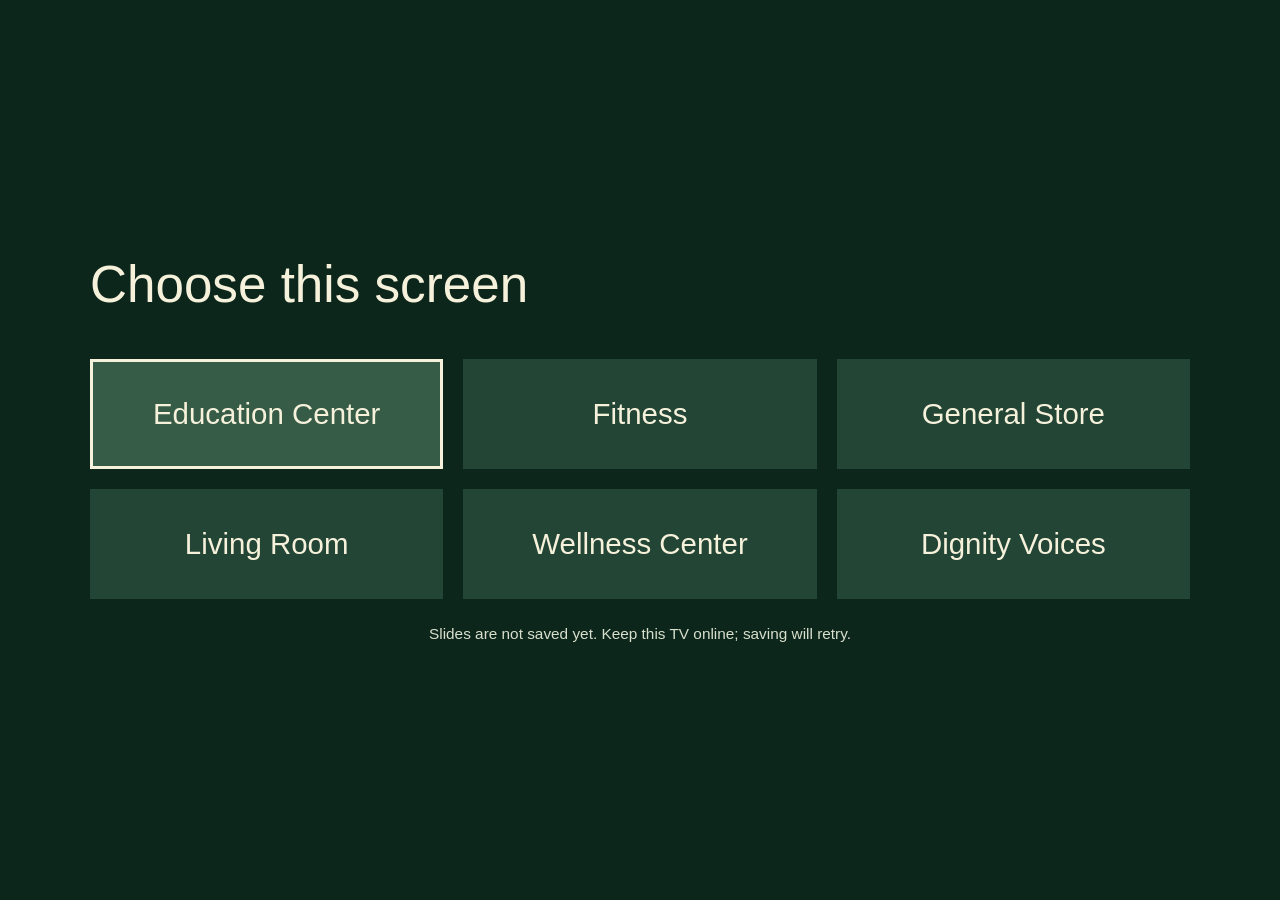
<file: site/tv/index.html>
<!doctype html>
<html lang="en">
<head>
  <meta charset="utf-8">
  <meta name="viewport" content="width=device-width,initial-scale=1">
  <meta name="tv-build" content="2026.10.30.3">
  <title>Choose a screen · Hidden Faces TV</title>
  <link rel="stylesheet" href="./releases/2026.10.30.3/setup.css">
  <script type="module" src="./releases/2026.10.30.3/setup.mjs"></script>
</head>
<body><main><h1>Choose this screen</h1><nav id="locations" aria-label="TV location"></nav><p id="offline-status" role="status">Saving slides for offline use…</p></main></body>
</html>
</file>
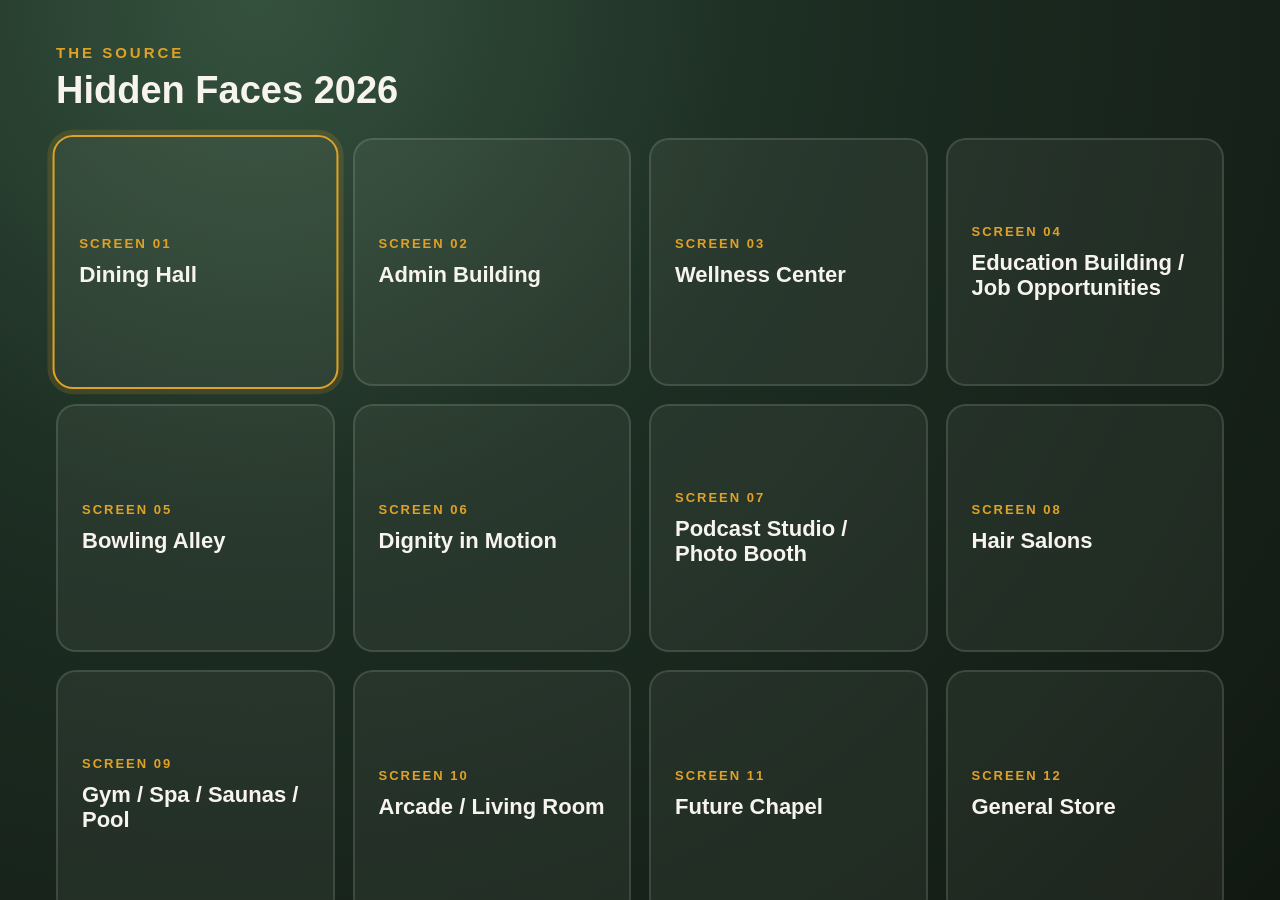
<file: app/src/main/assets/tv/index.html>
<!doctype html>
<html>
<head>
<meta charset="utf-8">
<meta name="viewport" content="width=device-width,initial-scale=1">
<title>Hidden Faces TV</title>
<style>
:root{--pine:#1D2E23;--bone:#F7F4EE;--gold:#E0A226;--muted:rgba(247,244,238,.62)}
*{box-sizing:border-box}
html,body{margin:0;width:100%;height:100%;overflow:hidden;background:#0B0E0C;color:var(--bone);font-family:Arial,sans-serif}
.screen{position:fixed;inset:0}
.hidden{display:none!important}
#menu{padding:44px 56px 38px;background:radial-gradient(circle at 20% 0%,#35523e 0,var(--pine) 38%,#111812 100%)}
h1{margin:0 0 26px;font-size:38px}
h1 small{display:block;color:var(--gold);font-size:15px;letter-spacing:3px;text-transform:uppercase;margin-bottom:8px}
.grid{display:grid;grid-template-columns:repeat(4,1fr);gap:18px;height:calc(100vh - 120px)}
.card{border:2px solid rgba(247,244,238,.13);border-radius:20px;background:rgba(247,244,238,.055);color:var(--bone);padding:22px 24px;text-align:left;outline:none}
.card.sel{border-color:var(--gold);box-shadow:0 0 0 5px rgba(224,162,38,.16);transform:scale(1.025)}
.num{display:block;color:var(--gold);font-size:13px;font-weight:bold;letter-spacing:2px;margin-bottom:12px}
.name{display:block;font-size:22px;font-weight:bold;line-height:1.1}
#player{background:#070907}
#video{position:absolute;inset:0;width:100%;height:100%;object-fit:cover;background:#000;display:none}
#wall{position:absolute;inset:0;display:grid;grid-template-columns:repeat(3,1fr);grid-template-rows:repeat(2,1fr);gap:5px;background:#111812}
.tile{position:relative;overflow:hidden;background:linear-gradient(145deg,#24382b,#111812)}
.tile img{position:absolute;inset:0;width:100%;height:100%;object-fit:cover;opacity:0;transform:scale(1.02);transition:opacity .75s ease,transform 1.1s ease}
.tile img.on{opacity:1;transform:scale(1)}
.tile.empty:after{content:"Hidden Faces";position:absolute;inset:0;display:flex;align-items:center;justify-content:center;color:rgba(247,244,238,.18);font-size:20px;font-weight:bold;letter-spacing:2px;text-transform:uppercase}
.wallshade{position:absolute;inset:0;pointer-events:none;background:linear-gradient(to bottom,rgba(0,0,0,.28),transparent 20%,transparent 76%,rgba(0,0,0,.42))}
.top{position:absolute;left:28px;right:28px;top:24px;display:flex;justify-content:space-between;align-items:center;z-index:4;text-shadow:0 2px 10px #000;font-size:25px;font-weight:bold}
.badge{font-size:13px;background:rgba(17,24,18,.8);padding:10px 14px;border-radius:999px;border:1px solid rgba(255,255,255,.18)}
.badge b{color:var(--gold)}
.bottom{position:absolute;left:28px;right:28px;bottom:20px;display:flex;justify-content:space-between;align-items:flex-end;gap:24px;z-index:4;color:#eee;text-shadow:0 2px 10px #000;font-size:13px}
#status{max-width:76%}
.counter{font-weight:bold;color:#fff;white-space:nowrap}
#empty{position:absolute;inset:0;display:flex;align-items:center;justify-content:center;background:linear-gradient(145deg,#1D2E23,#0B0E0C);z-index:2;text-align:center;padding:80px}
#empty h2{font-size:40px;margin:0 0 14px}
#empty p{font-size:19px;color:var(--muted)}
</style>
</head>
<body tabindex="0">
<section id="menu" class="screen">
  <h1><small>The Source</small>Hidden Faces 2026</h1>
  <div id="grid" class="grid"></div>
</section>

<section id="player" class="screen hidden">
  <video id="video" playsinline></video>
  <div id="wall">
    <div class="tile empty" data-slot="0"><img alt=""></div>
    <div class="tile empty" data-slot="1"><img alt=""></div>
    <div class="tile empty" data-slot="2"><img alt=""></div>
    <div class="tile empty" data-slot="3"><img alt=""></div>
    <div class="tile empty" data-slot="4"><img alt=""></div>
    <div class="tile empty" data-slot="5"><img alt=""></div>
  </div>
  <div class="wallshade"></div>
  <div id="empty" class="hidden"><div><h2 id="emptyTitle">Loading gallery…</h2><p id="emptyText">Guest photos will appear automatically.</p></div></div>
  <div class="top">
    <span id="location"></span>
    <span id="badge" class="badge"><b>LIVE</b> Gallery</span>
  </div>
  <div class="bottom">
    <span id="status">Connecting to the Hidden Faces gallery…</span>
    <span id="counter" class="counter"></span>
  </div>
</section>

<script>
(function(){
"use strict";

const CLOUD="ayyh0pzg";
const EVENT="hiddenfaces2026";
const GALLERY_MS=60000;
const REFRESH_MS=10000;
const WALL_SIZE=6;

const PROFILES=[
  {id:"dining",name:"Dining Hall",video:""},
  {id:"admin",name:"Admin Building",video:""},
  {id:"wellness",name:"Wellness Center",video:""},
  {id:"education",name:"Education Building / Job Opportunities",video:""},
  {id:"bowling",name:"Bowling Alley",video:""},
  {id:"motion",name:"Dignity in Motion",video:""},
  {id:"podcast",name:"Podcast Studio / Photo Booth",video:""},
  {id:"salon",name:"Hair Salons",video:""},
  {id:"gym",name:"Gym / Spa / Saunas / Pool",video:""},
  {id:"living",name:"Arcade / Living Room",video:""},
  {id:"chapel",name:"Future Chapel",video:""},
  {id:"store",name:"General Store",video:""}
];

const $=id=>document.getElementById(id);
const menu=$("menu");
const player=$("player");
const grid=$("grid");
const video=$("video");
const wall=$("wall");
const empty=$("empty");
const emptyTitle=$("emptyTitle");
const emptyText=$("emptyText");
const locationEl=$("location");
const badge=$("badge");
const status=$("status");
const counter=$("counter");
const tiles=[...document.querySelectorAll(".tile")];

let selected=Math.max(0,PROFILES.findIndex(p=>p.id===localStorage.getItem("hiddenFacesTvProfile")));
let active=null;
let galleryActive=false;
let phaseTimer=null;
let refreshTimer=null;
let knownIds=new Set();
let slots=tiles.map((tile,index)=>({index,tile,img:tile.querySelector("img"),photo:null}));

function renderMenu(){
  grid.innerHTML="";
  PROFILES.forEach((p,i)=>{
    const b=document.createElement("button");
    b.className="card"+(i===selected?" sel":"");
    b.innerHTML='<span class="num">SCREEN '+String(i+1).padStart(2,"0")+'</span><span class="name">'+p.name+'</span>';
    b.onclick=()=>{selected=i;start()};
    grid.appendChild(b);
  });
}

function move(dx,dy){
  const cols=4,row=Math.floor(selected/cols),col=selected%cols;
  let nr=Math.max(0,Math.min(2,row+dy));
  let nc=Math.max(0,Math.min(3,col+dx));
  selected=Math.min(PROFILES.length-1,nr*cols+nc);
  renderMenu();
}

function start(){
  active=PROFILES[selected];
  localStorage.setItem("hiddenFacesTvProfile",active.id);
  menu.classList.add("hidden");
  player.classList.remove("hidden");
  locationEl.textContent=active.name;
  clearAll();
  begin();
  refreshTimer=setInterval(fetchGallery,REFRESH_MS);
}

function begin(){
  active&&active.video?playVideo():showGallery();
}

function playVideo(){
  galleryActive=false;
  clearTimeout(phaseTimer);
  wall.classList.add("hidden");
  empty.classList.add("hidden");
  badge.innerHTML="<b>NOW</b> Video";
  status.textContent="Streaming this location's film.";
  counter.textContent="";
  video.style.display="block";
  video.src=active.video;
  video.currentTime=0;
  video.play().catch(()=>showGallery());
}

function releaseVideo(){
  try{video.pause()}catch(e){}
  video.removeAttribute("src");
  try{video.load()}catch(e){}
  video.style.display="none";
}

async function showGallery(){
  galleryActive=true;
  clearTimeout(phaseTimer);
  releaseVideo();
  wall.classList.remove("hidden");
  badge.innerHTML="<b>LIVE</b> Gallery";
  status.textContent="Six live guest photos. New uploads replace the oldest photo automatically.";
  await fetchGallery();
  if(active&&active.video){
    phaseTimer=setTimeout(()=>{if(galleryActive)playVideo();},GALLERY_MS);
  }
}

function photoUrl(id){
  return "https://res.cloudinary.com/"+CLOUD+"/image/upload/c_fill,w_900,h_600,q_auto,f_auto/"+id+".jpg";
}

function normalizeResources(resources){
  const seen=new Set();
  return (resources||[])
    .filter(r=>r&&r.public_id)
    .sort((a,b)=>String(a.created_at||"").localeCompare(String(b.created_at||"")))
    .filter(r=>{
      if(seen.has(r.public_id))return false;
      seen.add(r.public_id);
      return true;
    })
    .map(r=>({id:r.public_id,createdAt:r.created_at||"",url:photoUrl(r.public_id)}));
}

function currentIds(){
  return new Set(slots.filter(s=>s.photo).map(s=>s.photo.id));
}

function oldestSlot(){
  const filled=slots.filter(s=>s.photo);
  if(filled.length<WALL_SIZE)return slots.find(s=>!s.photo);
  return filled.slice().sort((a,b)=>String(a.photo.createdAt).localeCompare(String(b.photo.createdAt)))[0];
}

function replaceSlot(slot,photo){
  if(!slot||!photo)return;
  const previous=slot.photo;
  slot.photo=photo;
  const preload=new Image();
  preload.onload=()=>{
    slot.img.classList.remove("on");
    setTimeout(()=>{
      slot.img.src=photo.url;
      slot.tile.classList.remove("empty");
      void slot.img.offsetWidth;
      slot.img.classList.add("on");
      updateCounter();
    },180);
  };
  preload.onerror=()=>{
    slot.photo=previous;
    updateCounter();
  };
  preload.src=photo.url;
}

function fillInitial(photos){
  const latest=photos.slice(-WALL_SIZE);
  slots.forEach((slot,i)=>{
    const p=latest[i];
    if(!p){
      slot.photo=null;
      slot.img.removeAttribute("src");
      slot.img.classList.remove("on");
      slot.tile.classList.add("empty");
      return;
    }
    slot.photo=p;
    slot.tile.classList.remove("empty");
    slot.img.src=p.url;
    slot.img.onload=()=>slot.img.classList.add("on");
  });
  updateCounter();
}

function updateCounter(){
  const n=slots.filter(s=>s.photo).length;
  counter.textContent=n+" of 6 photos";
  empty.classList.toggle("hidden",n>0);
  if(n===0){
    emptyTitle.textContent="Waiting for guest photos";
    emptyText.textContent="Photos tagged for Hidden Faces 2026 will appear here automatically.";
  }
}

function applyGallery(allPhotos){
  if(!allPhotos.length){
    if(!slots.some(s=>s.photo))updateCounter();
    return;
  }

  if(!knownIds.size){
    allPhotos.forEach(p=>knownIds.add(p.id));
    fillInitial(allPhotos);
    return;
  }

  const incoming=allPhotos.filter(p=>!knownIds.has(p.id));
  allPhotos.forEach(p=>knownIds.add(p.id));

  incoming.forEach(photo=>{
    const slot=oldestSlot();
    replaceSlot(slot,photo);
  });

  updateCounter();
}

async function fetchGallery(){
  if(!galleryActive)return;
  try{
    const r=await fetch(
      "https://res.cloudinary.com/"+CLOUD+"/image/list/"+EVENT+".json?_="+Date.now(),
      {cache:"no-store"}
    );
    if(r.status===404){
      if(!slots.some(s=>s.photo))updateCounter();
      return;
    }
    if(!r.ok)throw new Error("HTTP "+r.status);
    const j=await r.json();
    const photos=normalizeResources(j.resources);
    applyGallery(photos);
    const loaded=slots.filter(s=>s.photo).length;
    status.textContent=loaded
      ? "Live guest gallery • new photos replace the oldest tile automatically."
      : "Waiting for the first guest photo.";
  }catch(e){
    if(!slots.some(s=>s.photo)){
      empty.classList.remove("hidden");
      emptyTitle.textContent="Gallery connection interrupted";
      emptyText.textContent="The TV will keep retrying automatically.";
    }
    status.textContent="Trying to reconnect to the shared gallery…";
  }
}

function clearAll(){
  galleryActive=false;
  clearTimeout(phaseTimer);
  clearInterval(refreshTimer);
  phaseTimer=refreshTimer=null;
}

function back(){
  if(player.classList.contains("hidden"))return;
  clearAll();
  releaseVideo();
  player.classList.add("hidden");
  menu.classList.remove("hidden");
  renderMenu();
}

video.addEventListener("ended",()=>showGallery());
video.addEventListener("error",()=>{if(active&&active.video)showGallery();});

document.addEventListener("keydown",e=>{
  const k=e.key||({19:"ArrowUp",20:"ArrowDown",21:"ArrowLeft",22:"ArrowRight",23:"Enter",66:"Enter"}[e.keyCode]||"");
  if(!player.classList.contains("hidden")){
    if(k==="Escape"||k==="Backspace"){
      e.preventDefault();
      back();
    }
    return;
  }
  if(k==="ArrowLeft"){e.preventDefault();move(-1,0)}
  else if(k==="ArrowRight"){e.preventDefault();move(1,0)}
  else if(k==="ArrowUp"){e.preventDefault();move(0,-1)}
  else if(k==="ArrowDown"){e.preventDefault();move(0,1)}
  else if(k==="Enter"){e.preventDefault();start()}
});

window.TV={androidBack:back};
renderMenu();
document.body.focus();
})();
</script>
</body>
</html>
</file>
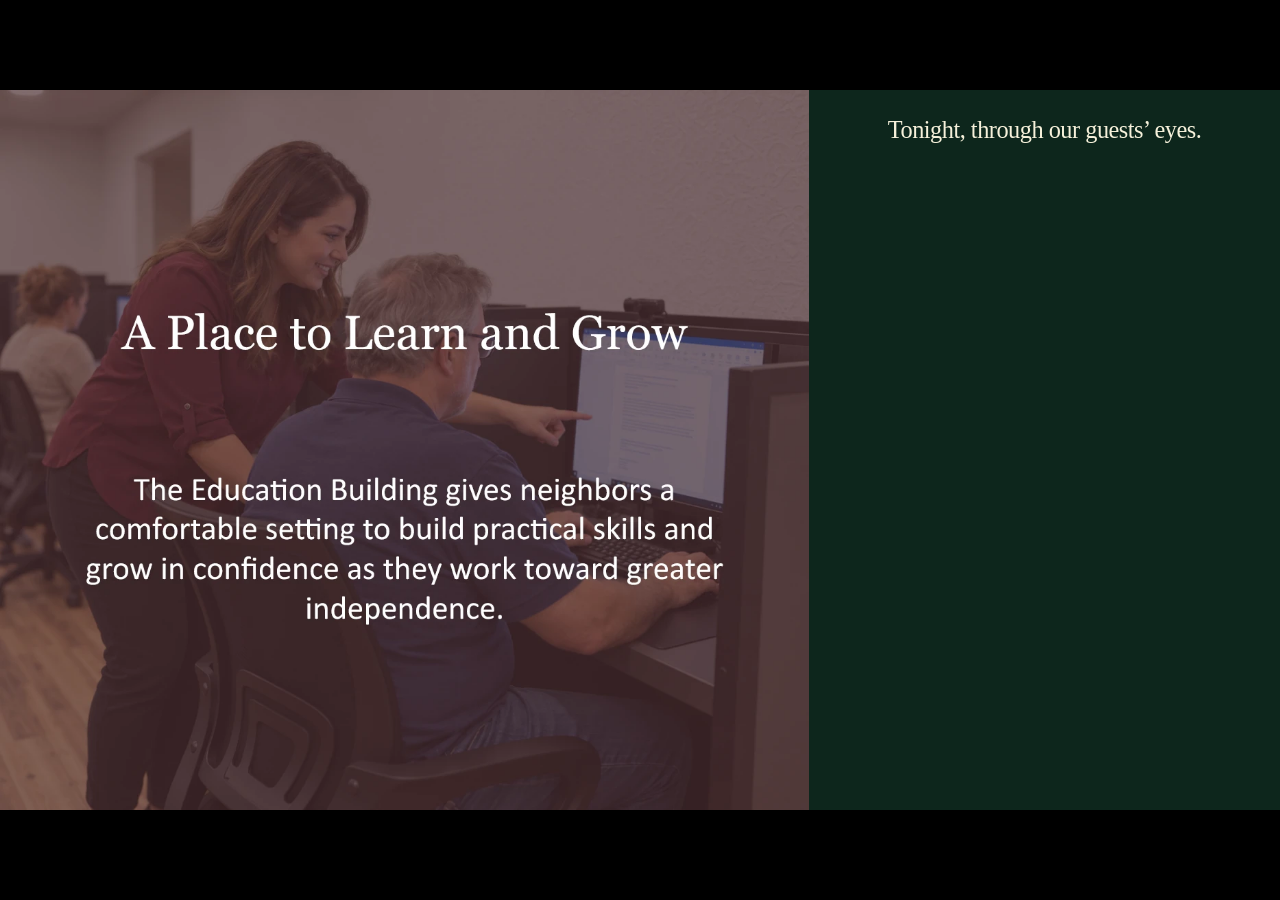
<file: site/tv/display.html>
<!doctype html>
<html lang="en">
<head>
  <meta charset="utf-8">
  <meta name="viewport" content="width=device-width,initial-scale=1">
  <meta name="tv-build" content="2026.10.30.3">
  <title>Hidden Faces TV</title>
  <link rel="stylesheet" href="./releases/2026.10.30.3/tv.css">
  <script type="module" src="./releases/2026.10.30.3/tv.mjs"></script>
</head>
<body>
  <main class="display" aria-label="Location slideshow and shared photos">
    <section class="slideshow" aria-label="Location slideshow">
      <img class="slide" id="slide-a" alt="">
      <img class="slide" id="slide-b" alt="">
    </section>
    <section class="photo-side" aria-label="Guest photos from tonight">
      <header class="guest-heading"><h2>Tonight, through our guests’ eyes.</h2></header>
      <div class="collage" aria-label="Live guest photo collage">
        <div class="wall" id="wall-a" aria-hidden="true"></div>
        <div class="wall" id="wall-b" aria-hidden="true"></div>
      </div>
    </section>
  </main>
</body>
</html>
</file>
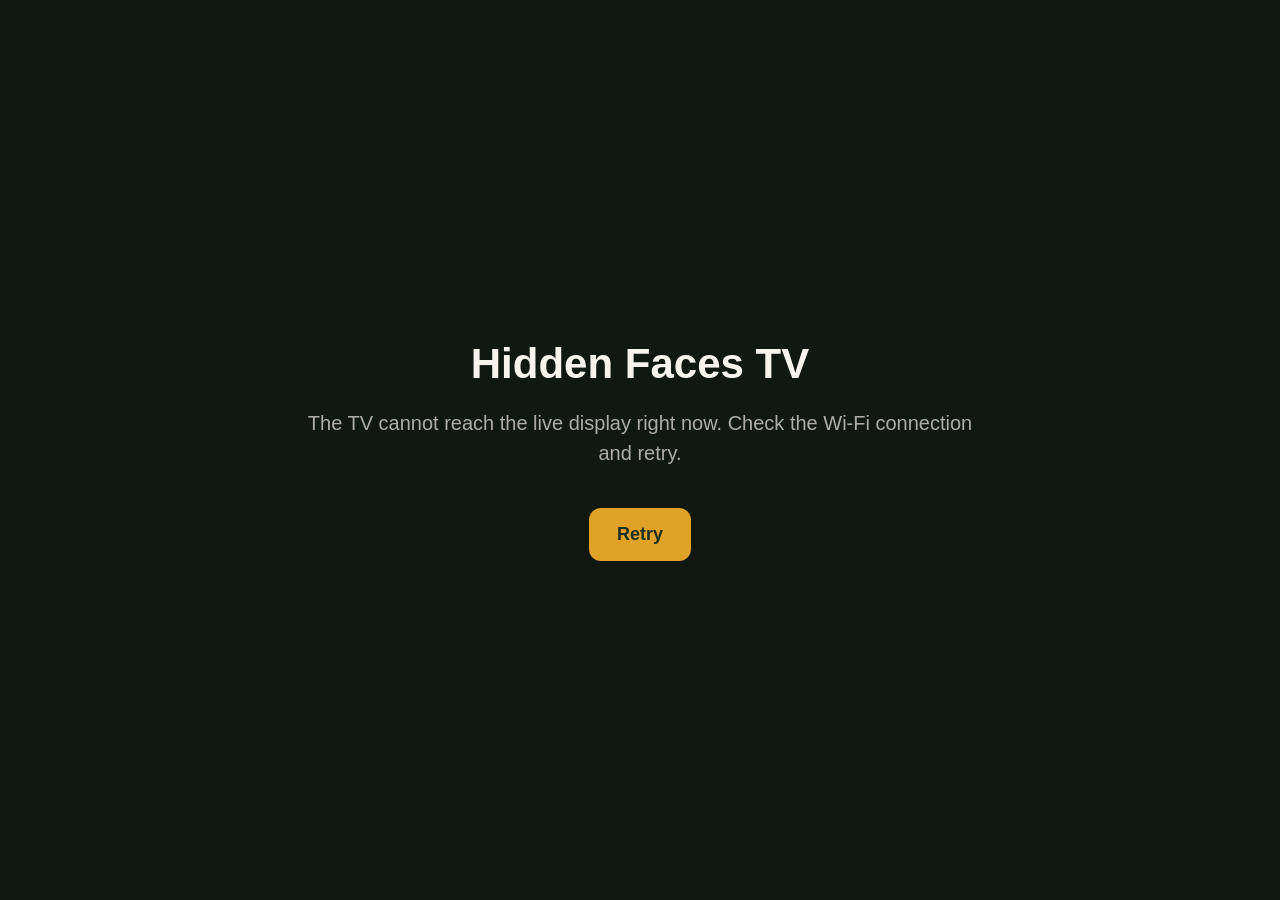
<file: app/src/main/assets/tv/fallback.html>
<!doctype html>
<html><head><meta charset="utf-8"><meta name="viewport" content="width=device-width,initial-scale=1">
<style>
html,body{margin:0;width:100%;height:100%;background:#111812;color:#F7F4EE;font-family:Arial,sans-serif;display:flex;align-items:center;justify-content:center;text-align:center}
.box{max-width:700px;padding:50px}
h1{font-size:42px;margin:0 0 14px}
p{font-size:20px;color:rgba(247,244,238,.68);line-height:1.5}
button{margin-top:20px;padding:16px 28px;border:0;border-radius:12px;background:#E0A226;color:#1D2E23;font-size:18px;font-weight:bold}
</style></head><body><div class="box"><h1>Hidden Faces TV</h1><p>The TV cannot reach the live display right now. Check the Wi-Fi connection and retry.</p><button onclick="location.href='https://codingwithjonny.github.io/hidden-faces-app/tv/?retry='+Date.now()">Retry</button></div></body></html>
</file>
<file: site/tv/releases/2026.10.30.3/setup.css>
:root { color-scheme: dark; font-family: Arial, Helvetica, sans-serif; background: #0d261c; color: #f6f1db; }
* { box-sizing: border-box; }
html, body { margin: 0; min-height: 100%; }
body { min-height: 100vh; display: grid; place-items: center; padding: 5vh 6vw; }
main { width: min(1100px, 100%); }
h1 { font-size: clamp(26px, 4vw, 54px); font-weight: 400; margin: 0 0 5vh; }
nav { display: grid; grid-template-columns: repeat(3, minmax(0, 1fr)); gap: 20px; }
a { display: grid; min-height: 110px; place-items: center; padding: 24px 12px; text-align: center; background: #234535; color: inherit; border: 3px solid transparent; text-decoration: none; font-size: clamp(18px, 2.3vw, 30px); }
a:focus, a:hover { outline: none; border-color: #f6f1db; background: #365c47; }
@media (max-width: 600px) { nav { grid-template-columns: repeat(2, minmax(0,1fr)); } }

#offline-status{margin:24px 0 0;font-size:clamp(14px,1.2vw,20px);line-height:1.4;color:#d8dfcc;text-align:center}
</file>
<file: site/tv/releases/2026.10.30.3/tv.css>
:root { color-scheme: dark; background: #0d261c; }
* { box-sizing: border-box; }
html, body { margin: 0; width: 100%; height: 100%; overflow: hidden; }
body { cursor: none; display: grid; place-items: center; background: #000; }
.display {
  display: grid;
  grid-template-columns: 63.2142857% minmax(0, 1fr);
  width: min(100vw, 177.7777778vh); height: min(100vh, 56.25vw); gap: 0; padding: 0;
}
.slideshow, .photo-side, .collage { position: relative; min-width: 0; min-height: 0; overflow: hidden; }
.photo-side { display: grid; grid-template-rows: 11% minmax(0, 1fr) 2%; background: #0d261c; }
.guest-heading { display: grid; align-items: center; padding: 0 1.5vw; }
.guest-heading h2 { margin: 0; color: #f6f1db; font: 400 clamp(12px, 1.9vw, 40px)/1.15 Georgia, 'Times New Roman', serif; letter-spacing: -.02em; text-align: center; }
.slideshow { background: #000; }
.slide { position: absolute; inset: 0; width: 100%; height: 100%; object-fit: contain; opacity: 0; transition: opacity 650ms ease; }
.slide.visible { opacity: 1; }
.collage { background: #0d261c; isolation: isolate; }
.wall {
  position: absolute; inset: 0; display: grid;
  grid-template-columns: repeat(2, minmax(0, 1fr));
  grid-template-rows: repeat(2, minmax(0, 1fr));
  gap: 3px; opacity: 0; transform: translateY(10px);
  transition: opacity 450ms ease, transform 600ms cubic-bezier(.2,.65,.3,1);
  pointer-events: none;
}
.wall.visible { opacity: 1; transform: translateY(0); }
.wall.leaving { opacity: 0; transform: translateY(-10px); }
.tile { min-width: 0; min-height: 0; overflow: hidden; background: #0d261c; }
.tile img { display: block; width: 100%; height: 100%; object-fit: cover; object-position: center; }
.wall[data-count="1"] .tile { grid-area: 1 / 1 / 3 / 3; }
.wall[data-count="2"] .tile { grid-row: 1 / 3; }
.wall[data-count="3"] .tile:first-child { grid-row: 1 / 3; }
@media (prefers-reduced-motion: reduce) {
  .wall { transform: none !important; transition: opacity 150ms linear; }
  .slide { transition: opacity 150ms linear; }
}
</file>
